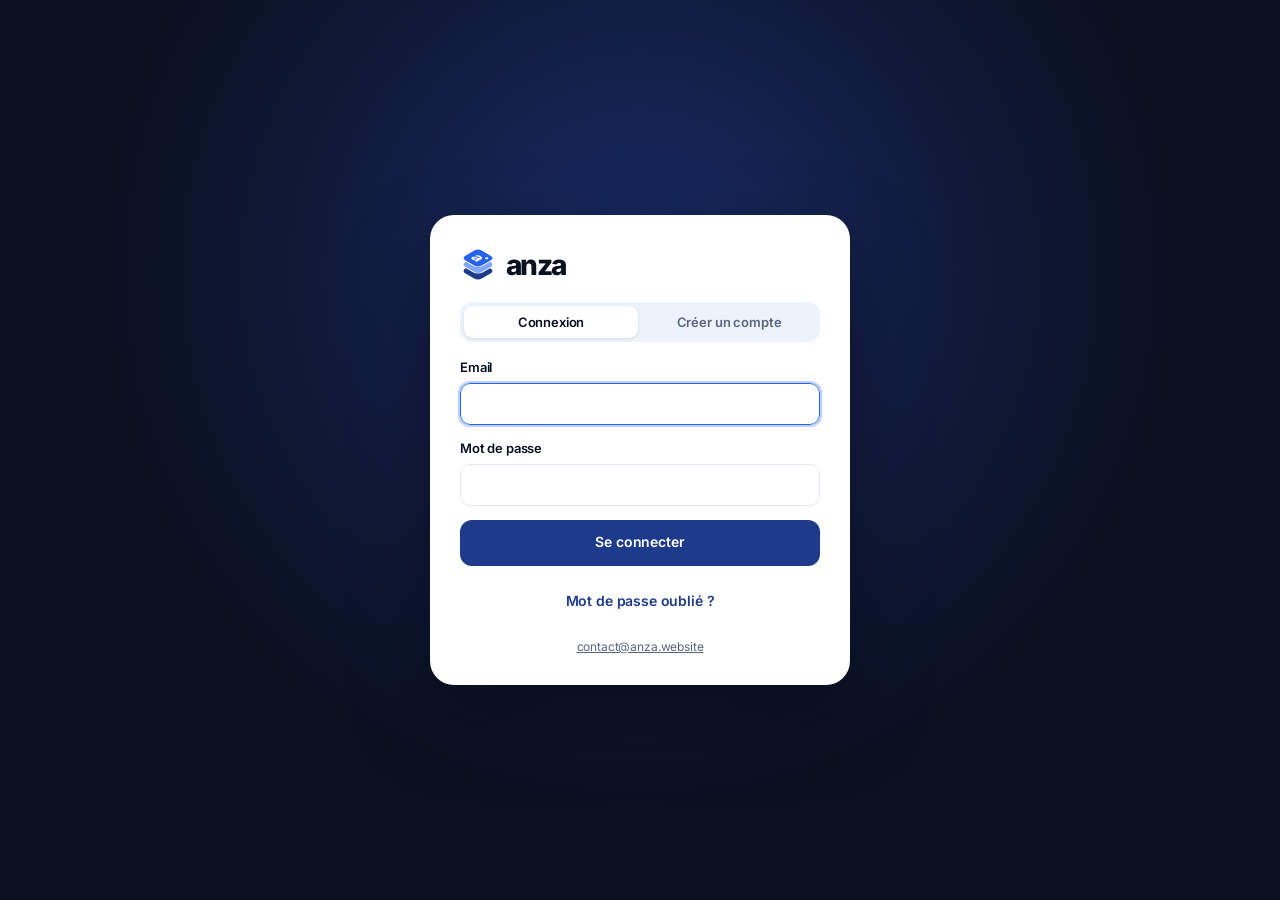
<file: index.html>
<!doctype html>
<html lang="fr">
<head>
<meta charset="utf-8">
<meta http-equiv="Content-Security-Policy" content="default-src 'self'; script-src 'self' https://challenges.cloudflare.com; style-src 'self' 'unsafe-inline'; img-src 'self' data: blob:; font-src 'self' data:; connect-src 'self' https://*.supabase.co wss://*.supabase.co https://api.anthropic.com https://challenges.cloudflare.com; frame-src 'self' blob: data: https://challenges.cloudflare.com; worker-src 'self'; manifest-src 'self'; media-src 'self' blob: data:; base-uri 'self'; form-action 'self'; object-src 'none'; upgrade-insecure-requests">
<meta name="referrer" content="no-referrer">
<meta name="viewport" content="width=device-width,initial-scale=1,viewport-fit=cover">
<title>Anza</title>
<meta name="description" content="Votre espace Anza : CRM, contenus, devis, relances et Nia, votre brand manager.">
<meta name="theme-color" content="#0A1020">
<meta name="apple-mobile-web-app-capable" content="yes">
<meta name="apple-mobile-web-app-status-bar-style" content="black-translucent">
<meta name="apple-mobile-web-app-title" content="Anza">
<link rel="manifest" href="manifest.webmanifest">
<link rel="icon" href="favicon.ico" sizes="any">
<link rel="icon" href="favicon.png" type="image/png">
<link rel="apple-touch-icon" href="apple-touch-icon.png">
<link rel="stylesheet" href="app.css?v=19">
</head>
<body class="auth-on">
<div id="auth" class="auth"><div class="auth-card"><p class="mute">Chargement</p></div></div>
<div class="app">
  <aside class="side" id="side" aria-label="Navigation"></aside>
  <div class="main">
    <header class="top">
      <button class="burger" data-a="burger" aria-label="Menu"><svg viewBox="0 0 24 24" width="20" height="20" fill="none" stroke="currentColor" stroke-width="2" stroke-linecap="round"><path d="M4 7h16M4 12h16M4 17h16"/></svg></button>
      <div class="search"><svg viewBox="0 0 24 24"><circle cx="11" cy="11" r="7"/><path d="M20 20l-3.5-3.5"/></svg><input id="q" type="search" placeholder="Rechercher un client, un devis" data-i="search" autocomplete="off" aria-label="Rechercher"><div class="results" id="results"></div></div>
      <div class="top-r"><span class="sync" id="sync" aria-live="polite"></span><span class="tag" id="planTag"></span><a class="me" id="me" href="#/reglages"></a></div>
    </header>
    <main class="view" id="view"></main>
  </div>
</div>
<div class="overlay" data-a="overlay"></div>
<div class="toast" id="toast" role="status" aria-live="polite"></div>
<div id="bootfail" class="bootfail" hidden><div><b>Anza se met à jour</b><p>Une nouvelle version vient d’être publiée. Rechargez la page pour l’ouvrir.</p><button id="bootreload">Recharger</button></div></div>
<noscript>Anza a besoin de JavaScript pour fonctionner.</noscript>
<script src="guard.js?v=19"></script>
<script src="config.js?v=19"></script>
<script src="supabase.js?v=19"></script>
<script src="qrcode.js?v=19"></script>
<script src="logo.js?v=19"></script>
<script src="data.js?v=19"></script>
<script src="content.js?v=19"></script>
<script src="nia-rules.js?v=19"></script>
<script src="core.js?v=19"></script>
<script src="store.js?v=19"></script>
<script src="media.js?v=19"></script>
<script src="brand.js?v=19"></script>
<script src="canvas.js?v=19"></script>
<script src="page-render.js?v=19"></script>
<script src="ai.js?v=19"></script>
<script src="views.js?v=19"></script>
<script src="views-studio.js?v=19"></script>
<script src="views-brand.js?v=19"></script>
<script src="views-page.js?v=19"></script>
<script src="team.js?v=19"></script>
<script src="main.js?v=19"></script>
</body>
</html>
</file>
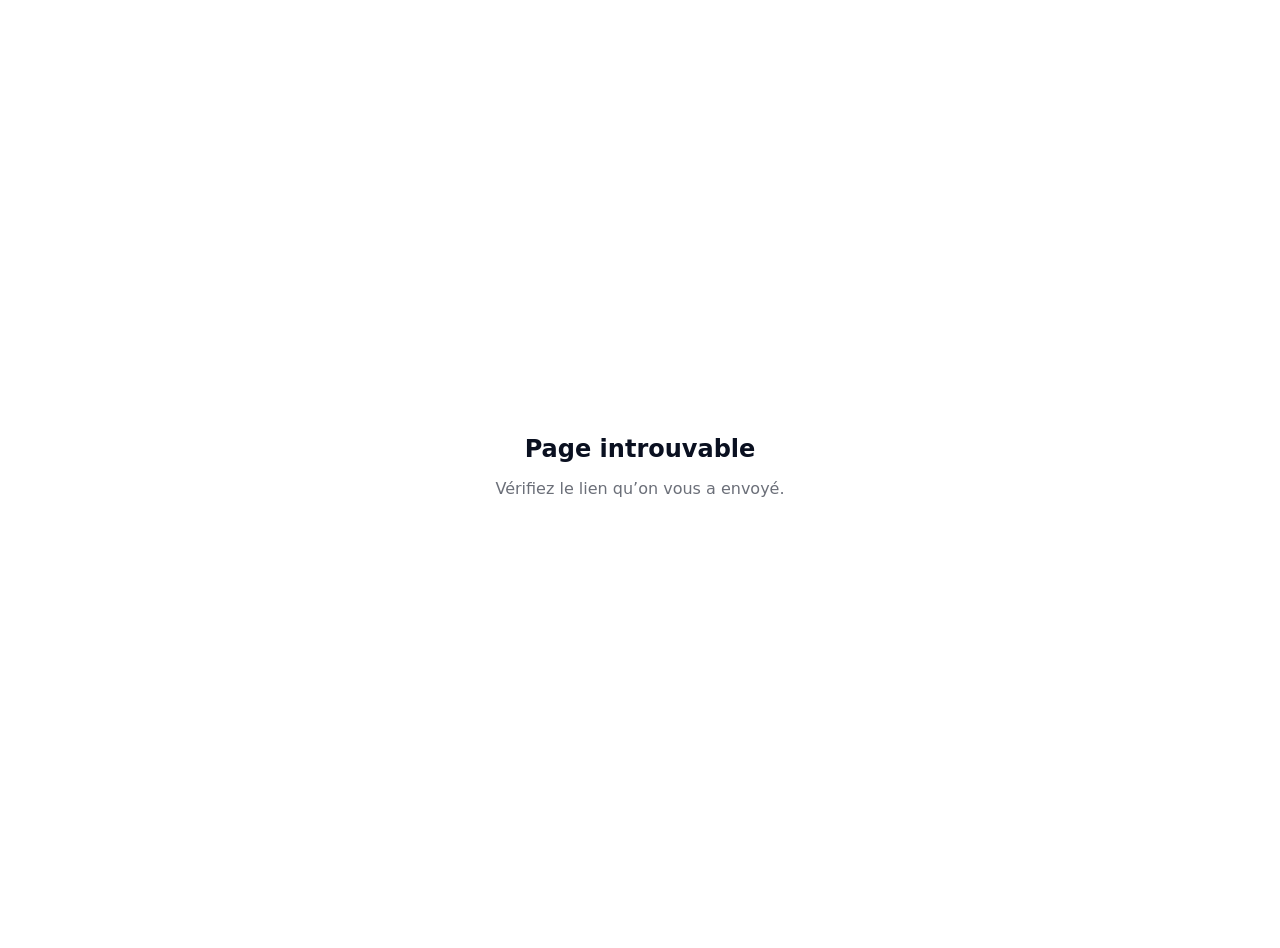
<file: p/index.html>
<!doctype html>
<html lang="fr">
<head>
<meta charset="utf-8">
<meta http-equiv="Content-Security-Policy" content="default-src 'self'; script-src 'self'; style-src 'self' 'unsafe-inline'; img-src 'self' data: https://*.supabase.co; font-src 'self'; connect-src https://*.supabase.co; base-uri 'self'; form-action 'self'; object-src 'none'">
<meta name="referrer" content="strict-origin-when-cross-origin">
<meta name="viewport" content="width=device-width,initial-scale=1,viewport-fit=cover">
<title>Chargement</title>
<link rel="icon" href="../favicon.png" type="image/png">
<style id="pcss">body{margin:0;font-family:system-ui,sans-serif;background:#fff;color:#0A1020}.load{min-height:100vh;display:grid;place-items:center;text-align:center;padding:24px}.load p{opacity:.6}</style>
</head>
<body>
<div id="root"><div class="load"><p>Chargement de la page</p></div></div>
<noscript>Cette page a besoin de JavaScript.</noscript>
<script src="../config.js?v=17"></script>
<script src="../page-render.js?v=17"></script>
<script src="page.js?v=17"></script>
</body>
</html>
</file>
<file: app.css>
@font-face{font-family:Inter;font-weight:400;font-display:swap;src:url(inter-400.woff2) format("woff2")}
@font-face{font-family:Inter;font-weight:500;font-display:swap;src:url(inter-500.woff2) format("woff2")}
@font-face{font-family:Inter;font-weight:600;font-display:swap;src:url(inter-600.woff2) format("woff2")}
@font-face{font-family:Inter;font-weight:700;font-display:swap;src:url(inter-700.woff2) format("woff2")}
@font-face{font-family:Inter;font-weight:800;font-display:swap;src:url(inter-800.woff2) format("woff2")}
:root{--night:#0A1020;--navy:#1E3A8A;--blue:#2563EB;--sky:#82A7FF;--paper:#F6F8FC;--line:#E3E8F2;--mute:#5A6680;--soft:#EEF2FA;--ok:#0E8A5F;--okbg:#E2F5EC;--warn:#B45309;--warnbg:#FDF1DD;--bad:#B42318;--badbg:#FDE8E6;--r:16px;--side:248px}
*{box-sizing:border-box}
html,body{margin:0;height:100%}
body{font-family:Inter,system-ui,sans-serif;background:var(--paper);color:var(--night);font-size:15px;line-height:1.45;letter-spacing:-.01em;-webkit-font-smoothing:antialiased}
button,input,select,textarea{font:inherit;color:inherit;letter-spacing:inherit}
button{cursor:pointer;background:none;border:0;padding:0}
a{color:inherit}
h1,h2,h3,h4,p{margin:0}
ul{margin:0;padding:0;list-style:none}
.app{display:grid;grid-template-columns:var(--side) 1fr;min-height:100vh}
.side{position:sticky;top:0;height:100vh;background:var(--night);color:#C9D3E8;display:flex;flex-direction:column;padding:18px 14px;overflow-y:auto;scrollbar-width:none}
.logo{display:flex;align-items:center;gap:10px;padding:4px 8px 18px;color:#fff;font-size:24px;font-weight:800;letter-spacing:-.06em;text-decoration:none}
.logo svg{width:30px;height:30px}
.navg{margin-top:14px}
.navg p{font-size:11px;font-weight:700;letter-spacing:.12em;text-transform:uppercase;color:#6E7C9C;padding:0 10px 6px}
.navg a{display:flex;align-items:center;gap:11px;padding:8px 10px;border-radius:10px;text-decoration:none;font-size:14px;font-weight:500;color:#C9D3E8}
.navg a:hover{background:rgba(255,255,255,.06);color:#fff}
.navg a.on{background:#1A2547;color:#fff}
.navg a i{width:18px;height:18px;flex:none;display:grid;place-items:center}
.navg a i svg{width:18px;height:18px;stroke:currentColor;fill:none;stroke-width:1.8;stroke-linecap:round;stroke-linejoin:round}
.navg a .lock{margin-left:auto;font-size:10px;font-weight:700;letter-spacing:.06em;color:#6E7C9C;border:1px solid #2A3557;border-radius:8px;padding:2px 6px}
.navg a .cnt{margin-left:auto;min-width:20px;height:20px;border-radius:10px;background:var(--blue);color:#fff;font-size:11px;font-weight:700;display:grid;place-items:center;padding:0 6px}
.side-bot{margin-top:auto;padding-top:18px}
.planbox{background:#121B36;border:1px solid #1F2B50;border-radius:14px;padding:12px}
.planbox p{font-size:11px;font-weight:700;letter-spacing:.1em;text-transform:uppercase;color:#6E7C9C}
.planbox select{margin-top:8px;width:100%;background:#0A1020;border:1px solid #2A3557;border-radius:10px;padding:8px 10px;color:#fff}
.planbox small{display:block;margin-top:8px;font-size:12px;color:#8C99B8;line-height:1.4}
.main{min-width:0;display:flex;flex-direction:column}
.top{position:sticky;top:0;z-index:20;height:64px;background:rgba(246,248,252,.92);backdrop-filter:blur(10px);border-bottom:1px solid var(--line);display:flex;align-items:center;gap:14px;padding:0 28px}
.burger{display:none;width:40px;height:40px;border-radius:10px;border:1px solid var(--line);place-items:center}
.search{flex:1;max-width:420px;position:relative}
.search input{width:100%;height:40px;border:1px solid var(--line);border-radius:12px;background:#fff;padding:0 14px 0 38px}
.search svg{position:absolute;left:12px;top:11px;width:18px;height:18px;stroke:var(--mute);fill:none;stroke-width:2}
.results{position:absolute;left:0;right:0;top:46px;background:#fff;border:1px solid var(--line);border-radius:12px;box-shadow:0 18px 40px rgba(10,16,32,.12);overflow:hidden;display:none}
.results.show{display:block}
.results a{display:flex;justify-content:space-between;gap:10px;padding:10px 14px;text-decoration:none;border-top:1px solid var(--line)}
.results a:first-child{border-top:0}
.results a:hover{background:var(--soft)}
.top-r{margin-left:auto;display:flex;align-items:center;gap:12px}
.me{display:flex;align-items:center;gap:10px;font-size:14px;font-weight:600}
.av{width:36px;height:36px;border-radius:50%;background:var(--navy);color:#fff;display:grid;place-items:center;font-size:13px;font-weight:700;flex:none}
.av.lg{width:56px;height:56px;font-size:20px}
.av.nia{background:var(--paper);color:var(--navy);border:2px solid var(--navy);font-weight:800}
.view{padding:28px;max-width:1280px;width:100%}
.head{display:flex;align-items:flex-end;justify-content:space-between;gap:18px;flex-wrap:wrap;margin-bottom:22px}
.head h1{font-size:30px;font-weight:800;letter-spacing:-.04em;line-height:1.1}
.head p{margin-top:6px;color:var(--mute);max-width:62ch}
.kick{font-size:12px;font-weight:700;letter-spacing:.12em;text-transform:uppercase;color:var(--blue);margin-bottom:6px}
.btn{display:inline-flex;align-items:center;justify-content:center;gap:8px;height:40px;padding:0 16px;border-radius:12px;font-weight:600;font-size:14px;white-space:nowrap;text-decoration:none;transition:background .15s,color .15s,border-color .15s}
.btn.pri{background:var(--navy);color:#fff}
.btn.pri:hover{background:var(--blue)}
.btn.sec{background:#fff;border:1px solid var(--line)}
.btn.sec:hover{border-color:var(--navy);color:var(--navy)}
.btn.ghost{color:var(--navy)}
.btn.ghost:hover{background:var(--soft)}
.btn.sm{height:32px;padding:0 12px;font-size:13px;border-radius:10px}
.btn.danger{color:var(--bad)}
.btn svg{width:16px;height:16px;stroke:currentColor;fill:none;stroke-width:2;stroke-linecap:round;stroke-linejoin:round}
.btns{display:flex;gap:8px;flex-wrap:wrap}
.grid{display:grid;gap:16px}
.g2{grid-template-columns:repeat(2,minmax(0,1fr))}
.g3{grid-template-columns:repeat(3,minmax(0,1fr))}
.g4{grid-template-columns:repeat(4,minmax(0,1fr))}
.g21{grid-template-columns:minmax(0,2fr) minmax(0,1fr)}
.g12{grid-template-columns:minmax(0,1fr) minmax(0,2fr)}
.card{background:#fff;border:1px solid var(--line);border-radius:var(--r);padding:20px;min-width:0}
.card h3{font-size:15px;font-weight:700;letter-spacing:-.02em;display:flex;align-items:center;justify-content:space-between;gap:10px}
.card h3 small{font-size:12px;font-weight:500;color:var(--mute)}
.card.dark{background:var(--night);color:#F6F8FC;border-color:var(--night)}
.card.dark .mute{color:#9DAACB}
.card.blue{background:var(--navy);color:#fff;border-color:var(--navy)}
.mute{color:var(--mute)}
.kpi p{font-size:13px;color:var(--mute)}
.kpi strong{display:block;margin-top:6px;font-size:28px;font-weight:800;letter-spacing:-.04em;line-height:1}
.kpi span{display:inline-block;margin-top:8px;font-size:12px;font-weight:600;padding:3px 8px;border-radius:8px;background:var(--okbg);color:var(--ok)}
.kpi span.w{background:var(--warnbg);color:var(--warn)}
.list li{display:flex;align-items:center;gap:12px;padding:12px 0;border-top:1px solid var(--line)}
.list li:first-child{border-top:0}
.list .grow{flex:1;min-width:0}
.list b{display:block;font-weight:600;white-space:nowrap;overflow:hidden;text-overflow:ellipsis}
.list small{color:var(--mute);font-size:13px}
.tag{display:inline-flex;align-items:center;gap:6px;font-size:12px;font-weight:600;padding:4px 9px;border-radius:9px;background:var(--soft);color:var(--navy);white-space:nowrap}
.tag.prospect{background:#EEF2FA;color:#3A4C7A}
.tag.devis{background:var(--warnbg);color:var(--warn)}
.tag.client{background:#E5ECFF;color:var(--blue)}
.tag.fidele{background:var(--okbg);color:var(--ok)}
.tag.envoye{background:var(--warnbg);color:var(--warn)}
.tag.accepte{background:var(--okbg);color:var(--ok)}
.tag.refuse{background:var(--badbg);color:var(--bad)}
.tag.brouillon{background:#EEF0F4;color:#4A556E}
.tag.publie{background:var(--okbg);color:var(--ok)}
.tag.programme{background:#E5ECFF;color:var(--blue)}
.tag.en_preparation{background:var(--warnbg);color:var(--warn)}
.empty{padding:28px;text-align:center;color:var(--mute)}
.bars{display:flex;align-items:flex-end;gap:10px;height:160px;margin-top:18px;border-bottom:1px solid var(--line)}
.bars div{flex:1;display:flex;flex-direction:column;align-items:center;justify-content:flex-end;height:100%;gap:6px}
.bars i{display:block;width:100%;max-width:46px;border-radius:8px 8px 0 0;background:#CCD7EE}
.bars div:last-child i{background:var(--blue)}
.bars b{font-size:11px;font-weight:600;color:var(--mute)}
.months{display:flex;gap:10px;margin-top:8px}
.months span{flex:1;text-align:center;font-size:12px;color:var(--mute)}
.meter{height:10px;border-radius:5px;background:var(--soft);overflow:hidden;margin-top:12px}
.meter i{display:block;height:100%;background:var(--blue);border-radius:5px}
.field{display:flex;flex-direction:column;gap:6px;min-width:0}
.field label{font-size:13px;font-weight:600}
.field input,.field select,.field textarea{width:100%;border:1px solid var(--line);border-radius:10px;padding:9px 12px;background:#fff}
.field textarea{min-height:90px;resize:vertical}
.field input:focus,.field select:focus,.field textarea:focus,.search input:focus{outline:2px solid #BFD0FF;border-color:var(--blue)}
.field small{color:var(--mute);font-size:12px}
.form{display:grid;gap:14px}
.row{display:flex;gap:10px;align-items:center;flex-wrap:wrap}
.seg{display:inline-flex;background:var(--soft);border-radius:12px;padding:4px;gap:4px;flex-wrap:wrap}
.seg button{padding:7px 12px;border-radius:9px;font-size:13px;font-weight:600;color:var(--mute)}
.seg button.on{background:#fff;color:var(--night);box-shadow:0 1px 3px rgba(10,16,32,.1)}
.table{width:100%;border-collapse:collapse}
.table th{text-align:left;font-size:12px;font-weight:600;color:var(--mute);padding:10px 12px;border-bottom:1px solid var(--line);white-space:nowrap}
.table td{padding:12px;border-bottom:1px solid var(--line);vertical-align:middle}
.table tr.click{cursor:pointer}
.table tr.click:hover td{background:#FAFBFE}
.tablewrap{overflow-x:auto}
.kanban{display:grid;grid-template-columns:repeat(4,minmax(220px,1fr));gap:14px;overflow-x:auto;padding-bottom:6px}
.col{background:#EDF1F8;border-radius:16px;padding:12px;min-height:320px}
.col.over{outline:2px dashed var(--blue)}
.col h4{display:flex;justify-content:space-between;font-size:13px;font-weight:700;padding:4px 4px 10px}
.kc{background:#fff;border:1px solid var(--line);border-radius:12px;padding:12px;margin-bottom:10px;cursor:grab}
.kc:active{cursor:grabbing}
.kc b{display:block;font-size:14px}
.kc small{color:var(--mute);font-size:12px}
.kc .row{margin-top:8px;justify-content:space-between}
.chat{display:flex;flex-direction:column;gap:12px;max-height:520px;overflow-y:auto;padding:4px 2px 4px}
.msg{max-width:78%;padding:12px 14px;border-radius:16px;line-height:1.45}
.msg.n{background:var(--soft);border-bottom-left-radius:5px;align-self:flex-start}
.msg.u{background:var(--navy);color:#fff;border-bottom-right-radius:5px;align-self:flex-end}
.msg.t{background:#fff;border:1px solid var(--line)}
.compose{display:flex;gap:10px;margin-top:14px}
.compose textarea{flex:1;min-height:48px;max-height:140px;border:1px solid var(--line);border-radius:12px;padding:12px;resize:vertical}
.typing{display:inline-flex;gap:4px;padding:14px}
.typing i{width:7px;height:7px;border-radius:50%;background:#9AA7C4;animation:tp 1s infinite}
.typing i:nth-child(2){animation-delay:.15s}.typing i:nth-child(3){animation-delay:.3s}
@keyframes tp{0%,100%{opacity:.3;transform:translateY(0)}50%{opacity:1;transform:translateY(-3px)}}
.learn li{padding:10px 0;border-top:1px solid var(--line);font-size:14px}
.learn li:first-child{border-top:0}
.learn b{display:block;font-size:12px;font-weight:700;letter-spacing:.06em;text-transform:uppercase;color:var(--blue);margin-bottom:3px}
.frames{display:grid;grid-template-columns:repeat(auto-fill,minmax(150px,1fr));gap:14px}
.frame{aspect-ratio:9/16;border-radius:16px;padding:14px;display:flex;flex-direction:column;position:relative;overflow:hidden}
.frame .bars2{display:flex;gap:3px}
.frame .bars2 i{flex:1;height:3px;border-radius:2px;background:currentColor;opacity:.35}
.frame .bars2 i.on{opacity:1}
.frame .who{margin-top:9px;font-size:10px;font-weight:600;display:flex;align-items:center;gap:6px}
.frame .who::before{content:"";width:16px;height:16px;border-radius:50%;background:currentColor;opacity:.9}
.frame [contenteditable]{outline:none;border-radius:6px}
.frame [contenteditable]:focus{box-shadow:0 0 0 2px rgba(130,167,255,.7)}
.frame .ft{margin-top:auto;font-size:18px;font-weight:800;letter-spacing:-.04em;line-height:1.05}
.frame .fs{margin-top:8px;font-size:11px;line-height:1.35;opacity:.9}
.frame .fc{margin-top:10px;height:28px;border-radius:14px;display:grid;place-items:center;font-size:10px;font-weight:700}
.frame .num{position:absolute;right:10px;top:22px;font-size:9px;font-weight:700;opacity:.6}
.slides{display:flex;gap:12px;overflow-x:auto;padding-bottom:8px}
.slide{flex:none;width:220px;aspect-ratio:4/5;border-radius:14px;padding:18px;display:flex;flex-direction:column}
.slide small{font-size:10px;font-weight:700;letter-spacing:.1em;opacity:.7}
.slide b{margin-top:auto;font-size:20px;font-weight:800;letter-spacing:-.04em;line-height:1.08}
.slide p{margin-top:8px;font-size:12px;line-height:1.4;opacity:.9}
.caption{white-space:pre-wrap;background:var(--soft);border-radius:12px;padding:14px;font-size:14px;line-height:1.55;max-height:360px;overflow:auto}
.cal{display:grid;grid-template-columns:repeat(7,minmax(0,1fr));gap:8px}
.cal .dh{font-size:12px;font-weight:700;color:var(--mute);text-align:center;padding-bottom:4px}
.cal .d{background:#fff;border:1px solid var(--line);border-radius:12px;min-height:118px;padding:8px;display:flex;flex-direction:column;gap:6px;min-width:0}
.cal .d.today{border-color:var(--blue);box-shadow:0 0 0 1px var(--blue) inset}
.cal .d.past{opacity:.55}
.cal .d > span{font-size:12px;font-weight:700;color:var(--mute)}
.ev{display:block;text-align:left;width:100%;font-size:11px;font-weight:600;line-height:1.3;padding:6px 7px;border-radius:8px;background:var(--soft);color:var(--navy);overflow:hidden}
.ev.Story{background:#E5ECFF;color:var(--blue)}
.ev.Carrousel{background:#EDE9FE;color:#5B21B6}
.ev.LinkedIn{background:#E0F2FE;color:#075985}
.ev.Bilan{background:var(--okbg);color:var(--ok)}
.ev.done{text-decoration:line-through;opacity:.6}
.swatch{width:44px;height:44px;border-radius:12px;border:1px solid var(--line);padding:0;overflow:hidden;cursor:pointer}
.swatch input{width:64px;height:64px;margin:-10px;border:0;cursor:pointer}
.bio{background:#fff;border:1px solid var(--line);border-radius:16px;padding:18px}
.igh{display:flex;gap:16px;align-items:center}
.igh .ring{width:74px;height:74px;border-radius:50%;padding:3px;background:linear-gradient(135deg,var(--sky),var(--navy))}
.igh .ring div{width:100%;height:100%;border-radius:50%;background:#fff;display:grid;place-items:center;font-weight:800;color:var(--navy);font-size:22px}
.lp-frame{border:1px solid var(--line);border-radius:16px;overflow:hidden;background:#fff}
.lp-bar{display:flex;align-items:center;gap:8px;padding:10px 14px;border-bottom:1px solid var(--line);background:#F2F4F8;font-size:12px;color:var(--mute)}
.lp-bar i{width:10px;height:10px;border-radius:50%;background:#D4D9E4}
.lp-bar span{margin-left:10px;background:#fff;border-radius:8px;padding:4px 12px}
.slider{display:grid;grid-template-columns:120px 1fr 40px;gap:12px;align-items:center;padding:8px 0}
.slider input{accent-color:var(--navy)}
.slider b{font-size:13px;font-weight:600}
.slider span{font-size:13px;text-align:right;color:var(--mute)}
.ring2{width:132px;height:132px;border-radius:50%;display:grid;place-items:center;position:relative;flex:none}
.ring2 b{font-size:30px;font-weight:800;letter-spacing:-.04em}
.lockview{max-width:560px;margin:40px auto;text-align:center}
.lockview .card{padding:40px}
.lockview h2{font-size:24px;font-weight:800;letter-spacing:-.03em;margin-top:16px}
.lockview p{margin-top:10px;color:var(--mute)}
.lockview .btns{justify-content:center;margin-top:22px}
.modal{position:fixed;inset:0;z-index:100;background:rgba(10,16,32,.5);display:grid;place-items:center;padding:20px}
.modal .box{background:#fff;border-radius:20px;width:min(640px,100%);max-height:calc(100vh - 40px);overflow:auto;padding:24px;box-shadow:0 30px 80px rgba(10,16,32,.35)}
.modal .box.wide{width:min(860px,100%)}
.modal h2{font-size:20px;font-weight:800;letter-spacing:-.03em;margin-bottom:16px;display:flex;justify-content:space-between;align-items:center}
.x{width:34px;height:34px;border-radius:10px;display:grid;place-items:center;font-size:20px;color:var(--mute)}
.x:hover{background:var(--soft)}
.toast{position:fixed;left:50%;bottom:24px;transform:translateX(-50%) translateY(20px);opacity:0;background:var(--night);color:#fff;padding:12px 18px;border-radius:12px;font-weight:600;font-size:14px;z-index:200;transition:.25s;pointer-events:none}
.toast.show{opacity:1;transform:translateX(-50%) translateY(0)}
.quote-doc{border:1px solid var(--line);border-radius:12px;padding:28px;font-size:13px;background:#fff}
.quote-doc .qh{display:flex;justify-content:space-between;gap:20px;margin-bottom:24px}
.quote-doc h2{font-size:22px;margin:0}
.quote-doc table{width:100%;border-collapse:collapse;margin-top:16px}
.quote-doc th,.quote-doc td{padding:8px;border-bottom:1px solid var(--line);text-align:left}
.quote-doc td.r,.quote-doc th.r{text-align:right}
.quote-doc .tot{margin-top:14px;display:flex;justify-content:flex-end}
.quote-doc .tot div{min-width:220px}
.quote-doc .tot p{display:flex;justify-content:space-between;padding:4px 0}
.quote-doc .tot p.b{font-weight:800;font-size:16px;border-top:2px solid var(--night);margin-top:6px;padding-top:8px}
.lines .ln{display:grid;grid-template-columns:minmax(0,1fr) 70px 90px 90px 34px;gap:8px;align-items:center;padding:6px 0}
.lines .ln input{border:1px solid var(--line);border-radius:8px;padding:7px 9px;width:100%}
.tip{display:flex;gap:12px;align-items:flex-start;background:var(--soft);border-radius:14px;padding:14px;font-size:14px}
.tip i{flex:none;width:28px;height:28px;border-radius:50%;background:var(--navy);color:#fff;display:grid;place-items:center;font-style:normal;font-weight:800;font-size:13px}
.steps{display:flex;gap:6px;margin:14px 0 4px}
.steps i{flex:1;height:5px;border-radius:3px;background:var(--line)}
.steps i.on{background:var(--blue)}
.overlay{display:none}
@media (max-width:1100px){.g4{grid-template-columns:repeat(2,minmax(0,1fr))}.g21,.g12{grid-template-columns:1fr}}
@media (max-width:900px){
  .app{grid-template-columns:1fr}
  .side{position:fixed;left:0;top:0;bottom:0;width:270px;z-index:60;transform:translateX(-100%);transition:transform .25s}
  .nav-open .side{transform:none}
  .nav-open .overlay{display:block;position:fixed;inset:0;background:rgba(10,16,32,.45);z-index:50}
  .burger{display:grid}
  .top{padding:0 16px}
  .view{padding:18px 16px}
  .me span{display:none}
  .g3,.g2{grid-template-columns:1fr}
  .cal{grid-template-columns:repeat(2,minmax(0,1fr))}
  .cal .dh{display:none}
  .cal .d.pad{display:none}
  .lines .ln{grid-template-columns:minmax(0,1fr) 54px 70px 34px}
  .lines .ln .tt{display:none}
}
@media (max-width:560px){.g4{grid-template-columns:1fr 1fr}.head h1{font-size:24px}.msg{max-width:90%}.search{max-width:none}}
@media print{
  body *{visibility:hidden}
  .print-area,.print-area *{visibility:visible}
  .print-area{position:absolute;left:0;top:0;width:100%}
  .modal{background:none;position:absolute}
  .modal .box{box-shadow:none;padding:0}
  .quote-doc{border:0}
}
.card.blue .btn.sec{color:var(--navy);border-color:#fff}
.card.blue .btn.sec:hover{background:var(--paper)}
.prev3{margin-top:20px;display:grid;grid-template-columns:repeat(3,minmax(0,1fr));gap:10px}
.prev3 b{overflow-wrap:anywhere}
@media (max-width:560px){.prev3 b{font-size:12px!important}}
.lines .ln{grid-template-columns:minmax(0,1fr) minmax(0,1fr) auto 34px;row-gap:6px;padding:10px 0;border-bottom:1px solid var(--line)}
.lines .ln input:first-child{grid-column:1/-1}
.lines .ln .tt{display:block!important;min-width:70px}
.auth{display:none}
.auth-on .app,.auth-on .overlay{display:none}
.auth-on .auth{display:grid;place-items:center;min-height:100vh;padding:24px;background:radial-gradient(circle at 50% 30%,#182A63 0,rgba(10,16,32,0) 60%),var(--night)}
.auth-card{width:min(420px,100%);background:#fff;border-radius:24px;padding:30px;box-shadow:0 30px 80px rgba(0,0,0,.35);display:flex;flex-direction:column;gap:16px}
.auth-card h1{font-size:24px;font-weight:800;letter-spacing:-.03em}
.auth-logo{display:flex;align-items:center;gap:10px;font-size:28px;font-weight:800;letter-spacing:-.06em;color:var(--night)}
.auth-logo svg{width:36px;height:36px}
.auth-tabs{width:100%}.auth-tabs button{flex:1}
.auth-msg{background:var(--okbg);color:#0B5E41;border-radius:12px;padding:12px 14px;font-size:14px}
.auth-err{background:var(--badbg);color:var(--bad);border-radius:12px;padding:12px 14px;font-size:14px}
.auth-consent{flex-wrap:nowrap;align-items:flex-start;font-size:13px;color:var(--mute)}
.auth-consent a{color:var(--navy)}
.auth-consent input{margin-top:3px}
.auth-foot{font-size:12px;color:var(--mute);text-align:center}
.auth-foot a{color:inherit}
.sync{font-size:12px;color:var(--mute);white-space:nowrap}
.sync.saving::before,.sync.ok::before,.sync.local::before,.sync.offline::before,.sync.error::before{content:"";display:inline-block;width:7px;height:7px;border-radius:50%;margin-right:6px;background:var(--ok);vertical-align:1px}
.sync.saving::before{background:var(--blue)}
.sync.offline::before,.sync.error::before{background:var(--warn)}
.me{text-decoration:none}
.planbox b{display:block;margin-top:6px;color:#fff;font-size:15px}
.planbox a{display:block;margin-top:8px;font-size:12px;color:var(--sky)}
.side-out{margin-top:10px;width:100%;text-align:left;padding:9px 10px;border-radius:10px;font-size:13px;color:#8C99B8}
.side-out:hover{background:rgba(255,255,255,.06);color:#fff}
.checklist{margin-top:12px;display:grid;grid-template-columns:repeat(3,minmax(0,1fr));gap:8px 16px}
.checklist li{display:flex;align-items:center;gap:10px;font-size:14px;font-weight:500}
.checklist li a{text-decoration:none}
.checklist li a:hover{color:var(--blue)}
.checklist .ck{width:22px;height:22px;border-radius:50%;border:2px solid var(--line);flex:none;display:grid;place-items:center}
.checklist li.ok .ck{background:var(--ok);border-color:var(--ok)}
.checklist li.ok a{color:var(--mute);text-decoration:line-through}
.checklist .ck svg{width:13px;height:13px;stroke:#fff;fill:none;stroke-width:3}
.empty-big{text-align:center;padding:48px 24px;display:flex;flex-direction:column;align-items:center;gap:12px}
.empty-big h2{font-size:22px;font-weight:800;letter-spacing:-.03em}
.empty-big p{max-width:52ch}
.onb .side,.onb .top .search,.onb .top-r .tag,.onb .burger{display:none}
.onb .app{grid-template-columns:1fr}
.onb .view{max-width:760px;margin:0 auto}
.onb-head{margin:10px 0 22px}
.onb-head h1{font-size:30px;font-weight:800;letter-spacing:-.04em;margin-top:4px}
.onb-head .mute{margin-top:8px}
.onb-steps{display:flex;gap:6px;margin:22px 0 14px;max-width:220px}
.onb-steps i{flex:1;height:5px;border-radius:3px;background:var(--line)}
.onb-steps i.on{background:var(--blue)}
.onb-nav{margin-top:18px;justify-content:space-between}
.svc-list{display:grid;gap:10px}
.svc{display:grid;grid-template-columns:minmax(0,1fr) 120px 34px;gap:10px;align-items:center}
.svc input,.cell{border:1px solid var(--line);border-radius:10px;padding:9px 12px;width:100%;background:#fff}
.cell.sm{width:110px}
.eurin{position:relative}.eurin span{position:absolute;right:12px;top:9px;color:var(--mute)}
.slide [contenteditable]{outline:none;border-radius:6px}
.slide [contenteditable]:focus{box-shadow:0 0 0 2px rgba(130,167,255,.7)}
.slide p:empty{display:none}
@media (max-width:900px){.checklist{grid-template-columns:1fr}.sync{display:none}}
.tag.ai{background:linear-gradient(135deg,#E5ECFF,#EDE9FE);color:#4338CA;font-size:11px;padding:3px 8px;margin-left:6px;vertical-align:1px}
.card.loading{position:relative;pointer-events:none}
.card.loading::after{content:"Nia écrit";position:absolute;inset:0;border-radius:var(--r);background:rgba(255,255,255,.72);display:grid;place-items:center;font-weight:700;color:var(--navy);animation:pulse 1.2s infinite}
@keyframes pulse{50%{opacity:.6}}
.acts{margin-top:10px;display:grid;gap:6px}
.act{background:#fff;border:1px solid var(--line);border-radius:10px;padding:8px 10px;font-size:13px;color:var(--night)}
.act b{display:block;font-size:11px;letter-spacing:.06em;text-transform:uppercase;color:var(--blue)}
.act-ok{font-size:13px;font-weight:700;color:var(--ok)}
.msg.n .btn.pri.sm{justify-self:start}
.hist{display:grid;gap:0;border-top:1px solid var(--line)}
.hist-row{display:flex;align-items:center;justify-content:space-between;gap:12px;padding:10px 0;border-bottom:1px solid var(--line)}
.hist-row b{display:block;font-size:14px}.hist-row b::first-letter{text-transform:uppercase}
.hist-row small{display:block;font-size:12px;margin-top:2px}
.connect{display:flex;flex-direction:column;gap:12px}
.connect-top{display:flex;gap:12px;align-items:flex-start}
.connect-top b{font-size:16px;letter-spacing:-.01em}
.connect-top p{font-size:14px;line-height:1.5;margin-top:4px}
.connect-steps{font-size:13px;line-height:1.7;margin-left:18px}
.connect-steps a{color:inherit;text-decoration:underline}
.connect-row{flex-wrap:wrap;gap:8px}
.connect-row input{flex:1;min-width:200px;border:1px solid var(--line);border-radius:10px;padding:10px 12px;font:inherit}
.connect small{font-size:12px}
.top{height:calc(64px + env(safe-area-inset-top));padding-top:env(safe-area-inset-top)}
.side{padding-top:env(safe-area-inset-top)}
.view{padding-bottom:calc(32px + env(safe-area-inset-bottom))}
.toast{bottom:calc(24px + env(safe-area-inset-bottom));max-width:calc(100vw - 32px);width:max-content;text-align:center}
@media (max-width:900px){
  .cal{grid-template-columns:1fr;gap:8px}
  .cal .d{min-height:0;flex-direction:row;flex-wrap:wrap;align-items:center;padding:10px 12px}
  .cal .d > span{width:100%}
  .cal .d:not(.has):not(.today){display:none}
  .cal .d .ev{flex:1 1 100%}
  .cal .d.today:not(.has)::after{content:"Rien de prévu aujourd’hui";font-size:13px;color:var(--mute)}
}
@media (max-width:640px){
  input,select,textarea{font-size:16px!important}
  .modal{padding:0;place-items:end stretch}
  .modal .box,.modal .box.wide{width:100%;max-height:calc(100dvh - 24px);border-radius:20px 20px 0 0;padding:20px 18px calc(20px + env(safe-area-inset-bottom))}
  .crm-t th:nth-child(3),.crm-t td:nth-child(3){display:none}
  .frames{grid-template-columns:repeat(2,minmax(0,1fr));gap:10px}
  .connect-top .av{display:none}
  .connect-steps{margin-left:16px}
  .head .btns{width:100%}
  textarea[id^="msg-"]{min-height:140px!important}
}
.btn[data-a=chatSugg]{white-space:normal!important;height:auto!important;min-height:34px;text-align:left;line-height:1.35;padding:8px 12px!important;max-width:100%}
@media (max-width:640px){
  .crm-t th:nth-child(5),.crm-t td:nth-child(5),.crm-t th:nth-child(6),.crm-t td:nth-child(6){display:none}
  .crm-t th,.crm-t td{padding-left:8px;padding-right:8px}
}
.offer-lp{border-color:#BFD0FF;background:linear-gradient(135deg,#F2F6FF,#fff)}
.offer-in{display:flex;gap:18px;align-items:center;justify-content:space-between}
.offer-in h3{font-size:17px;margin-top:4px}
.offer-in p.mute{font-size:14px;line-height:1.5;margin-top:6px;max-width:560px}
.offer-in small{display:block;margin-top:8px;font-size:12px}
.offer-in .btn{flex:none}
@media (max-width:640px){.offer-in{flex-direction:column;align-items:stretch}.offer-in .btn{justify-content:center}}
.kc{-webkit-user-select:none;user-select:none;-webkit-touch-callout:none;cursor:grab}
.kc.dragging{opacity:.35}
.drag-ghost{position:fixed;left:0;top:0;z-index:300;pointer-events:none;box-shadow:0 18px 40px rgba(10,16,32,.25);opacity:.95}
.tboard .col{display:flex;flex-direction:column;gap:10px}
.tboard .col h4{padding-bottom:2px}
.kc.task{display:flex;flex-direction:column;gap:6px;text-align:left}
.kc.task b{font-size:14px;line-height:1.35;overflow-wrap:anywhere}
.kc.task .tnote{color:var(--mute);font-size:12.5px;line-height:1.4;display:-webkit-box;-webkit-line-clamp:2;-webkit-box-orient:vertical;overflow:hidden}
.kc.task.hot{border-left:3px solid var(--bad)}
.kc.task.is-done b{text-decoration:line-through;color:var(--mute)}
.tmeta{display:flex;flex-wrap:wrap;gap:6px}
.tmeta .tag{font-size:11px}
.tag.hot,.tag.late{background:var(--badbg);color:var(--bad)}
.tag.today{background:var(--warnbg);color:var(--warn)}
.tmove{display:none;flex-wrap:wrap;gap:4px;margin-top:2px}
.tmove .btn{height:28px;padding:0 8px;font-size:12px}
.tadd{display:flex;align-items:center;justify-content:center;gap:6px;border:1.5px dashed #C9D3E8;border-radius:12px;padding:10px;font-size:13px;font-weight:600;color:var(--mute);background:transparent;cursor:pointer}
.tadd:hover{border-color:var(--blue);color:var(--blue)}
.tadd svg{width:16px;height:16px;stroke:currentColor;fill:none;stroke-width:2}
@media (max-width:900px){
  .kanban{grid-template-columns:repeat(4,82vw);scroll-snap-type:x mandatory;margin:0 -16px;padding:0 16px 8px;scroll-padding:0 16px}
  .kanban .col{scroll-snap-align:start;min-height:200px}
  .tmove{display:flex}
}
.tboard .kc{margin-bottom:0}
.tboard{grid-template-columns:repeat(var(--n,5),minmax(240px,1fr))}
.coltitle{font:inherit;font-weight:700;color:inherit;background:none;border:0;padding:2px 6px;margin:-2px -6px;border-radius:8px;cursor:pointer;text-align:left;display:inline-flex;align-items:center;gap:6px}
.coltitle:hover{background:#DDE4F2}
.coltitle .tag{font-size:10px;padding:1px 6px}
.tag.ok{background:var(--okbg);color:var(--ok)}
.colnew{display:flex;align-items:center;justify-content:center;gap:8px;border:1.5px dashed #C9D3E8;background:transparent;color:var(--mute);font-weight:600;font-size:14px;cursor:pointer;min-height:120px;align-self:start}
.colnew:hover{border-color:var(--blue);color:var(--blue)}
.colnew svg{width:18px;height:18px;stroke:currentColor;fill:none;stroke-width:2}
@media (max-width:900px){.tboard{grid-template-columns:repeat(var(--n,5),82vw)}}
.cf-box{min-height:65px;display:flex;justify-content:center}
@font-face{font-family:"Playfair Display";font-weight:700;font-display:swap;src:url(f-playfair.woff2) format("woff2")}
@font-face{font-family:Fraunces;font-weight:700;font-display:swap;src:url(f-fraunces.woff2) format("woff2")}
@font-face{font-family:"Archivo Black";font-weight:400;font-display:swap;src:url(f-archivo.woff2) format("woff2")}
@font-face{font-family:Caveat;font-weight:700;font-display:swap;src:url(f-caveat.woff2) format("woff2")}
@font-face{font-family:"DM Serif Display";font-weight:400;font-display:swap;src:url(f-dmserif.woff2) format("woff2")}
.seg.wrap{display:flex;flex-wrap:wrap}
.loading{position:relative;pointer-events:none}
.grid.loading::after{content:"Un instant";position:absolute;inset:0;border-radius:var(--r);background:rgba(246,248,252,.7);display:grid;place-items:center;font-weight:700;color:var(--navy);animation:pulse 1.2s infinite}
img.ld{opacity:0}img[data-media]{transition:opacity .25s}img.miss{opacity:.2}
.frame,.slide{isolation:isolate}
.frame .fimg,.slide .fimg,.pv .fimg{position:absolute;inset:0;width:100%;height:100%;object-fit:cover;z-index:-2}
.frame .shade,.slide .shade,.pv .shade{position:absolute;inset:0;z-index:-1;background:linear-gradient(180deg,rgba(0,0,0,.28) 0,rgba(0,0,0,0) 22%,rgba(0,0,0,0) 40%,rgba(0,0,0,.72) 100%)}
.frame.lay-cadre .fimg,.slide.lay-cadre .fimg{inset:auto;left:9%;right:9%;top:11%;width:82%;height:46%;border-radius:10px;z-index:0}
.frame.lay-moitie .fimg,.slide.lay-moitie .fimg{inset:0 0 auto 0;height:52%;z-index:0}
.frame.lay-moitie .bars2,.frame.lay-moitie .who{color:#fff;position:relative;z-index:1}
.slide.lay-moitie>small{color:#fff;position:relative;z-index:1}
.frame .ft,.slide b{font-family:var(--tf,Inter)}
.frame .ftext{margin-top:auto;position:relative;z-index:1}
.frame .ftext .ft{margin-top:0}
.frame.lay-photo .ft,.frame.lay-photo .fs,.slide.lay-photo b,.slide.lay-photo p{text-shadow:0 1px 8px rgba(0,0,0,.35)}
.frame .who::before{display:none}
.frame .who{position:relative}
.flogo{width:16px;height:16px;border-radius:50%;object-fit:contain;background:#fff}
.frame .who:not(:has(.flogo))::before{content:"";display:block;width:16px;height:16px;border-radius:50%;background:currentColor;opacity:.9}
.slide{position:relative;overflow:hidden}
.slide .ftext{margin-top:auto;position:relative;z-index:1}
.slide .ftext b{margin-top:0;display:block}
.slide .slogo{position:absolute;right:12px;bottom:12px;z-index:1}.slide .slogo .flogo{width:28px;height:28px;border-radius:6px}
.slides.r11 .slide{aspect-ratio:1}
.slide.addf,.frame.addf{border:2px dashed var(--line);background:#fff;color:var(--mute);display:flex;flex-direction:column;align-items:center;justify-content:center;gap:8px;font-weight:600;font-size:13px;cursor:pointer}
.frame.addf svg,.slide.addf svg{width:22px;height:22px;stroke:currentColor;fill:none;stroke-width:2}
.ftools{position:absolute;right:8px;top:36px;display:flex;flex-direction:column;gap:6px;z-index:3;opacity:0;transition:opacity .15s}
.slide .ftools{top:30px}
.frame:hover .ftools,.slide:hover .ftools,.frame:focus-within .ftools,.slide:focus-within .ftools{opacity:1}
@media (pointer:coarse){.ftools{opacity:1}}
.ftools button{width:30px;height:30px;border-radius:50%;background:rgba(255,255,255,.95);color:var(--night);display:grid;place-items:center;box-shadow:0 2px 8px rgba(0,0,0,.18)}
.ftools svg{width:15px;height:15px;stroke:currentColor;fill:none;stroke-width:2}
.pstrip{display:flex;gap:8px;flex-wrap:wrap}
.pth{width:64px;height:64px;border-radius:12px;overflow:hidden;background:var(--soft);flex:none;position:relative}
.pth img{width:100%;height:100%;object-fit:cover}
.pth.big{width:84px;height:110px}.pth.xl{width:100%;height:auto;aspect-ratio:4/3}.pth.xl img{object-fit:contain;background:#F2F4F8}
.pth.round{border-radius:50%}
.pth.add{border:2px dashed var(--line);background:#fff;display:flex;flex-direction:column;align-items:center;justify-content:center;gap:3px;font-size:10px;font-weight:600;color:var(--mute);cursor:pointer}
.pth.add svg{width:18px;height:18px;stroke:currentColor;fill:none;stroke-width:2}
.pth.add:hover{border-color:var(--blue);color:var(--blue)}
.ideas{display:grid;gap:8px}
.ideas.row3{grid-template-columns:repeat(3,minmax(0,1fr))}
.idea{display:flex;flex-direction:column;gap:2px;text-align:left;padding:12px 14px;border-radius:12px;background:var(--soft);text-decoration:none;border:1px solid transparent;transition:border-color .15s}
.idea:hover{border-color:var(--blue)}.idea b{font-size:14px}.idea span{font-size:12px;color:var(--mute)}
@media (max-width:900px){.ideas.row3{grid-template-columns:1fr}}
.tags-h{display:flex;align-items:center;gap:10px;margin-top:14px;flex-wrap:wrap}.tags-h small{flex:1}
.tagchips{display:flex;flex-wrap:wrap;gap:6px;margin:10px 0 8px}
.tagchip{display:inline-flex;align-items:center;gap:4px;background:#E5ECFF;color:var(--blue);font-size:13px;font-weight:600;padding:5px 6px 5px 10px;border-radius:9px}
.tagchip button{width:18px;height:18px;border-radius:50%;font-size:14px;line-height:1;color:var(--blue)}
.tagchips input{border:1px dashed var(--line);border-radius:9px;padding:5px 10px;font-size:13px;width:120px}
.mgrid{display:grid;grid-template-columns:repeat(auto-fill,minmax(110px,1fr));gap:10px}
.mgrid.lib{grid-template-columns:repeat(auto-fill,minmax(150px,1fr))}
.mcell{position:relative;border-radius:12px;overflow:hidden;background:var(--soft);aspect-ratio:1;display:block;padding:0;border:2px solid transparent;cursor:pointer}
.mgrid.lib .mcell{aspect-ratio:auto;cursor:default}
.mcell img{width:100%;height:100%;object-fit:cover;display:block}
.mgrid.lib .mpick{display:block;width:100%;aspect-ratio:1;position:relative;padding:0}
.mcell>i,.mpick>i{position:absolute;right:6px;top:6px;width:24px;height:24px;border-radius:50%;background:rgba(255,255,255,.9);display:grid;place-items:center;opacity:0}
.mcell i svg,.mpick i svg{width:14px;height:14px;stroke:#fff;fill:none;stroke-width:3}
.mcell.sel{border-color:var(--blue)}.mcell.sel>i,.mcell.sel .mpick>i{opacity:1;background:var(--blue)}
.mcell .tag{position:absolute;left:6px;bottom:6px}
.mmeta{display:flex;gap:4px;align-items:center;padding:6px 4px;flex-wrap:wrap;min-height:34px}.mmeta .tag{position:static}.mmeta .x{margin-left:auto}
.mp-top{display:flex;align-items:center;justify-content:space-between;gap:10px;margin-bottom:12px}
.drop.over{outline:2px dashed var(--blue);outline-offset:-6px}
.plats{display:grid;grid-template-columns:repeat(4,minmax(0,1fr));gap:10px}
.plat{display:flex;flex-direction:column;align-items:center;gap:8px;padding:16px 8px;border-radius:14px;border:1px solid var(--line);background:#fff;font-weight:600;font-size:13px;text-align:center}
.plat svg{width:26px;height:26px;stroke:var(--navy);fill:none;stroke-width:1.8;stroke-linecap:round;stroke-linejoin:round}
.plat:hover:not(:disabled){border-color:var(--navy)}.plat:disabled{opacity:.45}
@media (max-width:560px){.plats{grid-template-columns:1fr 1fr}}
.pubprev{display:flex;gap:8px;overflow-x:auto;padding:4px 0 8px;min-height:120px;align-items:flex-start}
.pubprev img{height:180px;border-radius:10px;flex:none;box-shadow:0 2px 10px rgba(10,16,32,.12)}
.pubprev.slide img{height:150px}
.chk{display:flex;gap:10px;align-items:flex-start;font-size:14px;padding:6px 0}
.chk i{flex:none;width:22px;height:22px;border-radius:50%;display:grid;place-items:center;font-style:normal;font-weight:800;font-size:12px;background:var(--warnbg);color:var(--warn)}
.chk.fix i{background:var(--badbg);color:var(--bad)}.chk.ok i{background:var(--okbg)}.chk.ok svg{width:13px;height:13px;stroke:var(--ok);fill:none;stroke-width:3}
.chips{display:flex;flex-wrap:wrap;gap:6px}
.chip{display:inline-flex;align-items:center;gap:4px;padding:7px 12px;border-radius:999px;border:1px solid var(--line);background:#fff;font-size:13px;font-weight:600;color:var(--mute)}
.chip svg{width:13px;height:13px;stroke:currentColor;fill:none;stroke-width:2.4}
.chip.on{background:var(--navy);border-color:var(--navy);color:#fff}
span.chip{cursor:default}
.persona h3{font-size:18px}.persona.main{border-color:var(--navy);box-shadow:0 0 0 1px var(--navy) inset}
.psec{margin-top:14px}.psec>b{display:block;font-size:12px;font-weight:700;letter-spacing:.06em;text-transform:uppercase;color:var(--blue);margin-bottom:4px}.psec p{font-size:14px}
.dots{list-style:disc;padding-left:18px;font-size:14px;display:grid;gap:3px}
.objs{display:grid;gap:8px}.obj{background:var(--soft);border-radius:12px;padding:10px 12px;font-size:14px}.obj .q{font-weight:700}.obj .btn{margin-top:6px;padding-left:0}
.card.anti{border-color:#F3C7C2;background:#FFF8F7}
.av.lg{width:52px;height:52px;font-size:18px}
.tag.icp{background:#EDE9FE;color:#5B21B6}.tag.new{background:var(--badbg);color:var(--bad)}.tag.warnt{background:var(--warnbg);color:var(--warn);letter-spacing:0;text-transform:none}
.logobox{width:96px;height:96px;border-radius:20px;background:var(--soft);border:1px solid var(--line);display:grid;place-items:center;overflow:hidden;flex:none;font-weight:800;font-size:28px;color:var(--navy)}
.logobox img{width:100%;height:100%;object-fit:contain;background:#fff}
.swatches{display:flex;gap:16px;flex-wrap:wrap;margin-top:14px}
.sw{display:flex;flex-direction:column;align-items:center;gap:6px;font-size:12px}.sw b{font-weight:600}
.hex{width:84px;border:1px solid var(--line);border-radius:8px;padding:4px 6px;font-size:12px;text-align:center;font-family:ui-monospace,Menlo,monospace;text-transform:uppercase}
.sugbox{margin-top:14px;padding:14px;border-radius:14px;background:var(--soft)}
.dotc{width:28px;height:28px;border-radius:50%;display:inline-block;border:1px solid rgba(0,0,0,.08)}
.pchip{display:inline-flex;align-items:center;gap:6px;font-size:12px;font-family:ui-monospace,Menlo,monospace;background:#fff;border:1px solid var(--line);border-radius:999px;padding:3px 9px 3px 4px}.pchip i{width:16px;height:16px;border-radius:50%;display:block;border:1px solid rgba(0,0,0,.08)}
.pals{display:grid;grid-template-columns:repeat(4,minmax(0,1fr));gap:8px}
.pal{border:1px solid var(--line);border-radius:12px;padding:8px;background:#fff;display:flex;flex-direction:column;gap:6px;align-items:stretch}.pal:hover{border-color:var(--navy)}
.pal span{display:flex;height:22px;border-radius:7px;overflow:hidden}.pal span i{flex:1}.pal small{font-size:11px;font-weight:600;color:var(--mute)}
.fonts{display:grid;grid-template-columns:repeat(3,minmax(0,1fr));gap:8px;margin-top:12px}
.fontopt{border:1px solid var(--line);border-radius:12px;padding:12px;text-align:left;background:#fff;display:flex;flex-direction:column;gap:4px;min-width:0}
.fontopt span{font-size:20px;line-height:1.1;overflow:hidden;text-overflow:ellipsis;white-space:nowrap}.fontopt small{font-size:11px;color:var(--mute);font-weight:600}
.fontopt.on{border-color:var(--navy);box-shadow:0 0 0 1px var(--navy) inset}
@media (max-width:560px){.fonts{grid-template-columns:1fr 1fr}.pals{grid-template-columns:repeat(2,minmax(0,1fr))}}
.card.sticky{position:sticky;top:84px;align-self:start}
@media (max-width:1100px){.card.sticky{position:static}}
.pv{aspect-ratio:9/16;border-radius:12px;padding:12px;display:flex;flex-direction:column;position:relative;overflow:hidden;isolation:isolate}
.pv .who{font-size:9px;font-weight:600;display:flex;gap:5px;align-items:center}.pv.story .who{color:inherit}
.pv b{margin-top:auto;font-size:15px;line-height:1.1}
.pv>span{margin-top:8px;border-radius:12px;font-size:10px;font-weight:700;text-align:center;padding:6px}
.pv.post{aspect-ratio:4/5;align-self:start}.pv.post small{font-size:9px;font-weight:700;letter-spacing:.1em}
.pv.page{background:#fff;border:1px solid var(--line);padding:0}.pv.page>div{padding:16px 10px 12px;text-align:center;display:flex;flex-direction:column;align-items:center;gap:6px}.pv.page b{margin:0;font-size:13px}
.pvav{width:36px;height:36px;border-radius:50%;background:#fff;color:var(--navy);display:grid;place-items:center;overflow:hidden;font-size:12px;font-weight:800}.pvav img{width:100%;height:100%;object-fit:contain}
.pv.page>span{margin:8px 10px 0}.pv.page .ln{background:var(--soft);color:var(--night);font-weight:600}
.score{width:38px;height:38px;border-radius:50%;display:grid;place-items:center;font-weight:800;font-size:13px;flex:none}
.score.shi{background:var(--okbg);color:var(--ok)}.score.smid{background:var(--warnbg);color:var(--warn)}.score.slo{background:var(--badbg);color:var(--bad)}
.biota{width:100%;border:1px solid var(--line);border-radius:12px;padding:12px;margin:10px 0 8px;font:inherit;font-size:14px;line-height:1.5;background:var(--soft);resize:vertical}
.bioc.mine{border-color:var(--navy)}
.checks{display:flex;flex-wrap:wrap;gap:6px 14px;margin-top:10px;font-size:12px;color:var(--mute)}.checks li.ok{color:var(--ok);font-weight:600}
small.bad,.bad{color:var(--bad)}
.kitm{display:flex;flex-direction:column}.kitm .btn{align-self:flex-start;margin-top:auto}
.kitgrid{display:grid;grid-template-columns:repeat(auto-fill,minmax(140px,1fr));gap:10px}
.kitgrid img{width:100%;border-radius:10px;object-fit:cover;box-shadow:0 2px 10px rgba(10,16,32,.12);background:#fff}
.kitgrid a:only-child{grid-column:1/-1}
.cgv{white-space:pre-wrap;font:inherit;font-size:13px;line-height:1.6;max-height:70vh;overflow:auto}
.kpi.big strong{color:var(--ok)}
.meter.warn i{background:var(--warn)}
.tip.warn i{background:var(--warn)}
.pubbar{display:flex;justify-content:space-between;align-items:center;gap:16px;flex-wrap:wrap}
.pubbar.on{border-color:#BFE3D1;background:#F3FBF7}
.plink{font-weight:700;font-size:16px;color:var(--navy);word-break:break-all}
.slugrow{display:flex;align-items:center;border:1px solid var(--line);border-radius:10px;overflow:hidden;margin-top:6px;background:#fff;max-width:520px}
.slugrow span{padding:9px 0 9px 12px;color:var(--mute);font-size:14px;white-space:nowrap;overflow:hidden;text-overflow:ellipsis;max-width:60%}
.slugrow input{border:0;padding:9px 12px 9px 2px;font-weight:700;min-width:0;flex:1;outline:none}
.pgs h3{font-size:15px}
.links-ed{display:grid;gap:8px;margin-top:10px}
.lrow{display:grid;grid-template-columns:minmax(0,1fr) minmax(0,1.4fr) 30px 30px;gap:6px;align-items:start}
.lrow.rv{grid-template-columns:minmax(0,1.6fr) minmax(0,1fr) 30px}
.lrow input,.lrow textarea{border:1px solid var(--line);border-radius:10px;padding:8px 10px;font:inherit;font-size:14px;width:100%;background:#fff}
.lrow textarea{min-height:44px;resize:vertical}
.lrow .x:disabled{opacity:.3}
@media (max-width:560px){.lrow{grid-template-columns:1fr 30px 30px}.lrow input:first-child{grid-column:1/-1}.lrow.rv{grid-template-columns:1fr 30px}}
.pgprev{position:sticky;top:84px;align-self:start;display:flex;flex-direction:column;align-items:center}
.device{width:380px;max-width:100%;height:720px;border-radius:40px;border:10px solid #0A1020;overflow:hidden;background:#fff;box-shadow:0 20px 50px rgba(10,16,32,.18)}
.device.desk{width:100%;border-radius:14px;border-width:6px;height:640px}
.device iframe{width:100%;height:100%;border:0;display:block}
@media (max-width:1100px){.pgprev{position:static}.device{height:640px}}
.offer-lp{margin-top:0}
.form label.row{flex-wrap:nowrap;align-items:flex-start}.form label.row input[type=checkbox]{margin-top:3px;flex:none}
.pubbar>div:first-child{min-width:0;flex:1 1 260px}.slugrow{width:100%}
.bootfail{position:fixed;inset:0;z-index:999;background:#F6F8FC;display:grid;place-items:center;text-align:center;padding:24px;font-family:Inter,system-ui,sans-serif}.bootfail[hidden]{display:none}.bootfail p{margin:8px 0 16px;color:#5A6680}.bootfail button{background:#1E3A8A;color:#fff;border:0;border-radius:12px;padding:12px 22px;font-weight:700;font-size:15px}
.nett td,.nett th{white-space:nowrap}@media (max-width:560px){.nett td,.nett th{padding:10px 6px;font-size:13px}.kpi strong{overflow-wrap:anywhere}}

.notes-bar{display:flex;flex-wrap:wrap;gap:12px;align-items:center;margin-bottom:16px}
.notes-search{display:flex;align-items:center;gap:8px;background:#fff;border:1px solid var(--line);border-radius:12px;padding:0 12px;flex:1;min-width:220px;max-width:420px}
.notes-search svg{width:16px;height:16px;stroke:var(--mute);fill:none;stroke-width:2;flex:none}
.notes-search input{border:0;outline:0;background:none;padding:10px 0;width:100%}
.notes-grid{display:grid;grid-template-columns:repeat(auto-fill,minmax(250px,1fr));gap:14px}
.notes-grid.mini{grid-template-columns:repeat(auto-fill,minmax(220px,1fr))}
.note-card{background:#fff;border:1px solid var(--line);border-top:4px solid var(--sky);border-radius:16px;padding:14px 16px;display:flex;flex-direction:column;gap:8px;cursor:pointer;min-height:130px;transition:box-shadow .15s,transform .15s}
.note-card:hover{box-shadow:0 8px 24px rgba(10,16,32,.08);transform:translateY(-1px)}
.note-card:focus-visible{outline:2px solid var(--blue);outline-offset:2px}
.note-card.ncat-idee{border-top-color:#F2B705}.note-card.ncat-memo{border-top-color:var(--sky)}.note-card.ncat-client{border-top-color:var(--ok)}.note-card.ncat-contenu{border-top-color:#C8693C}.note-card.ncat-afaire{border-top-color:var(--navy)}
.nc-top{display:flex;justify-content:space-between;align-items:center}
.nc-cat{font-size:11px;font-weight:700;letter-spacing:.08em;text-transform:uppercase;color:var(--mute)}
.nc-pin svg{width:15px;height:15px;stroke:var(--navy);fill:var(--soft);stroke-width:1.8}
.note-card h4{font-size:16px;letter-spacing:-.02em;line-height:1.25}
.nc-body{font-size:14px;line-height:1.5;color:#2A3450;display:flex;flex-direction:column;gap:4px;overflow-wrap:anywhere}
.nc-body p{margin:0}.nc-more{color:var(--mute)}
.nc-ck{display:flex;gap:8px;align-items:flex-start;cursor:pointer}.nc-ck input{margin-top:3px;accent-color:var(--navy)}
.nc-ck.done span{text-decoration:line-through;color:var(--mute)}
.nc-foot{margin-top:auto;display:flex;justify-content:space-between;gap:8px;align-items:center;flex-wrap:wrap}
.nc-foot small{color:var(--mute);font-size:12px}
.nc-client{font-size:12px;font-weight:600;color:var(--navy);text-decoration:none;background:var(--soft);padding:3px 8px;border-radius:999px}
.empty-notes{text-align:center;padding:36px 20px}
.team-list li{flex-wrap:wrap}
.team-list select{border:1px solid var(--line);border-radius:8px;padding:5px 8px;background:#fff;font-size:13px}
.team-add{margin-top:16px;padding-top:14px;border-top:1px solid var(--line)}
.roles-help{margin-top:14px;padding:12px 14px;background:var(--soft);border-radius:12px;font-size:13px;color:#2A3450;display:grid;gap:4px}
@media (max-width:640px){.notes-grid{grid-template-columns:1fr}.notes-search{max-width:none}}
.notes-bar .chip{text-decoration:none}
.frame .ft,.slide b{font-weight:var(--tw,800)}
.frame .ftext,.slide .ftext{color:var(--ti,inherit)}
.frame .shade,.slide .shade{background:linear-gradient(rgba(0,0,0,var(--dim,0)),rgba(0,0,0,var(--dim,0))),linear-gradient(180deg,rgba(0,0,0,.28) 0,rgba(0,0,0,0) 22%,rgba(0,0,0,0) 40%,rgba(0,0,0,.72) 100%)}
.fontpick,.inkpick{display:flex;flex-wrap:wrap;gap:8px}
.fontpick button{display:grid;justify-items:center;gap:2px;min-width:72px;padding:8px 10px 6px;border:1px solid var(--line);border-radius:12px;background:#fff;color:var(--night)}
.fontpick button span{font-size:24px;line-height:1.1}
.fontpick small,.inkpick small{font-size:11px;color:var(--mute);font-weight:600}
.fontpick button.on,.inkpick button.on,.inkpick .inkcustom:focus-within{border-color:var(--navy);box-shadow:0 0 0 2px rgba(30,58,138,.15)}
.inkpick button,.inkpick .inkcustom{display:grid;justify-items:center;gap:4px;padding:8px 8px 6px;min-width:62px;border:1px solid var(--line);border-radius:12px;background:#fff;cursor:pointer}
.inkpick i{width:26px;height:26px;border-radius:50%;border:1px solid rgba(10,16,32,.15);display:block}
.inkpick i.auto{background:linear-gradient(135deg,#fff 50%,#0A1020 50%)}
.inkpick input[type=color]{width:28px;height:28px;padding:0;border:0;border-radius:50%;background:none;cursor:pointer}
.dimrange{width:100%;accent-color:var(--navy)}
.field label small{font-weight:600;color:var(--mute);margin-left:6px}
.teamtip{display:flex;gap:14px;align-items:flex-start}.teamtip .av{flex:none}.teamtip p{margin-top:6px;font-size:14px;line-height:1.5}.teamtip .btns{margin-top:12px}
</file>
